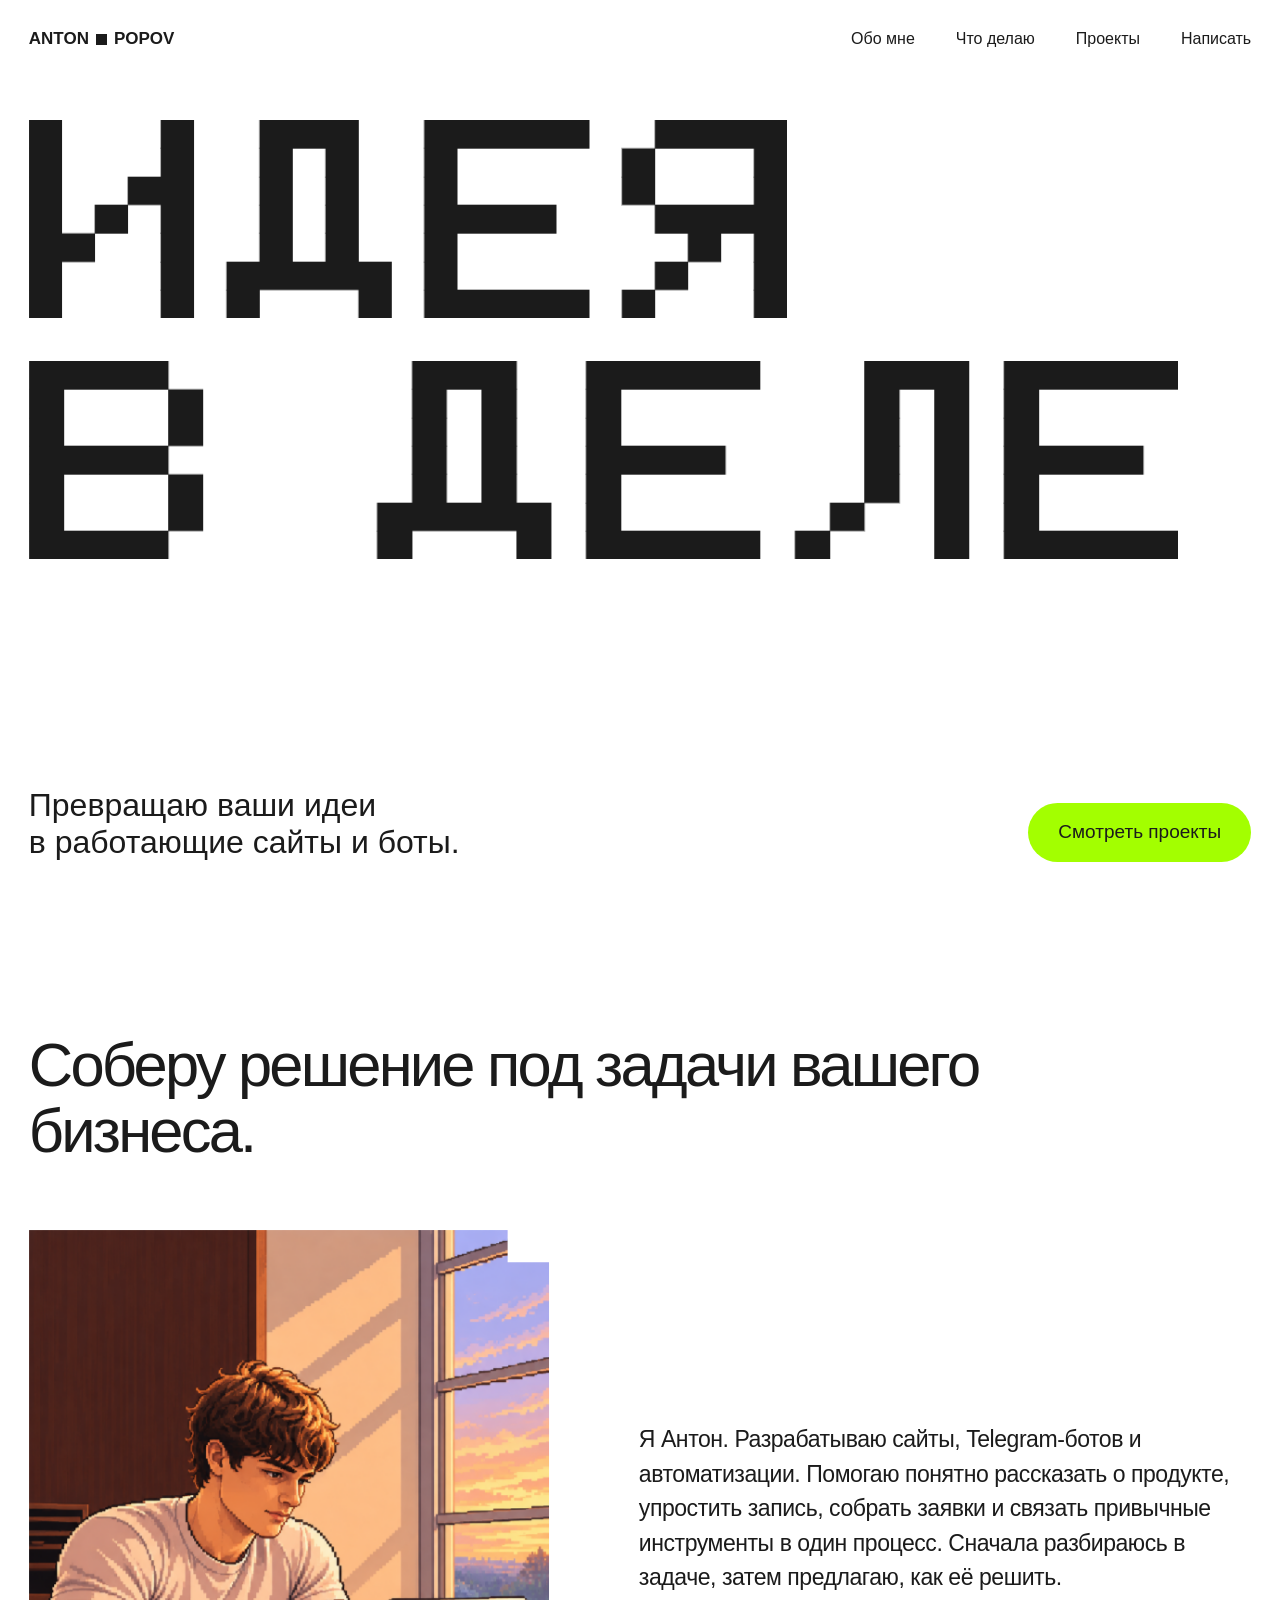
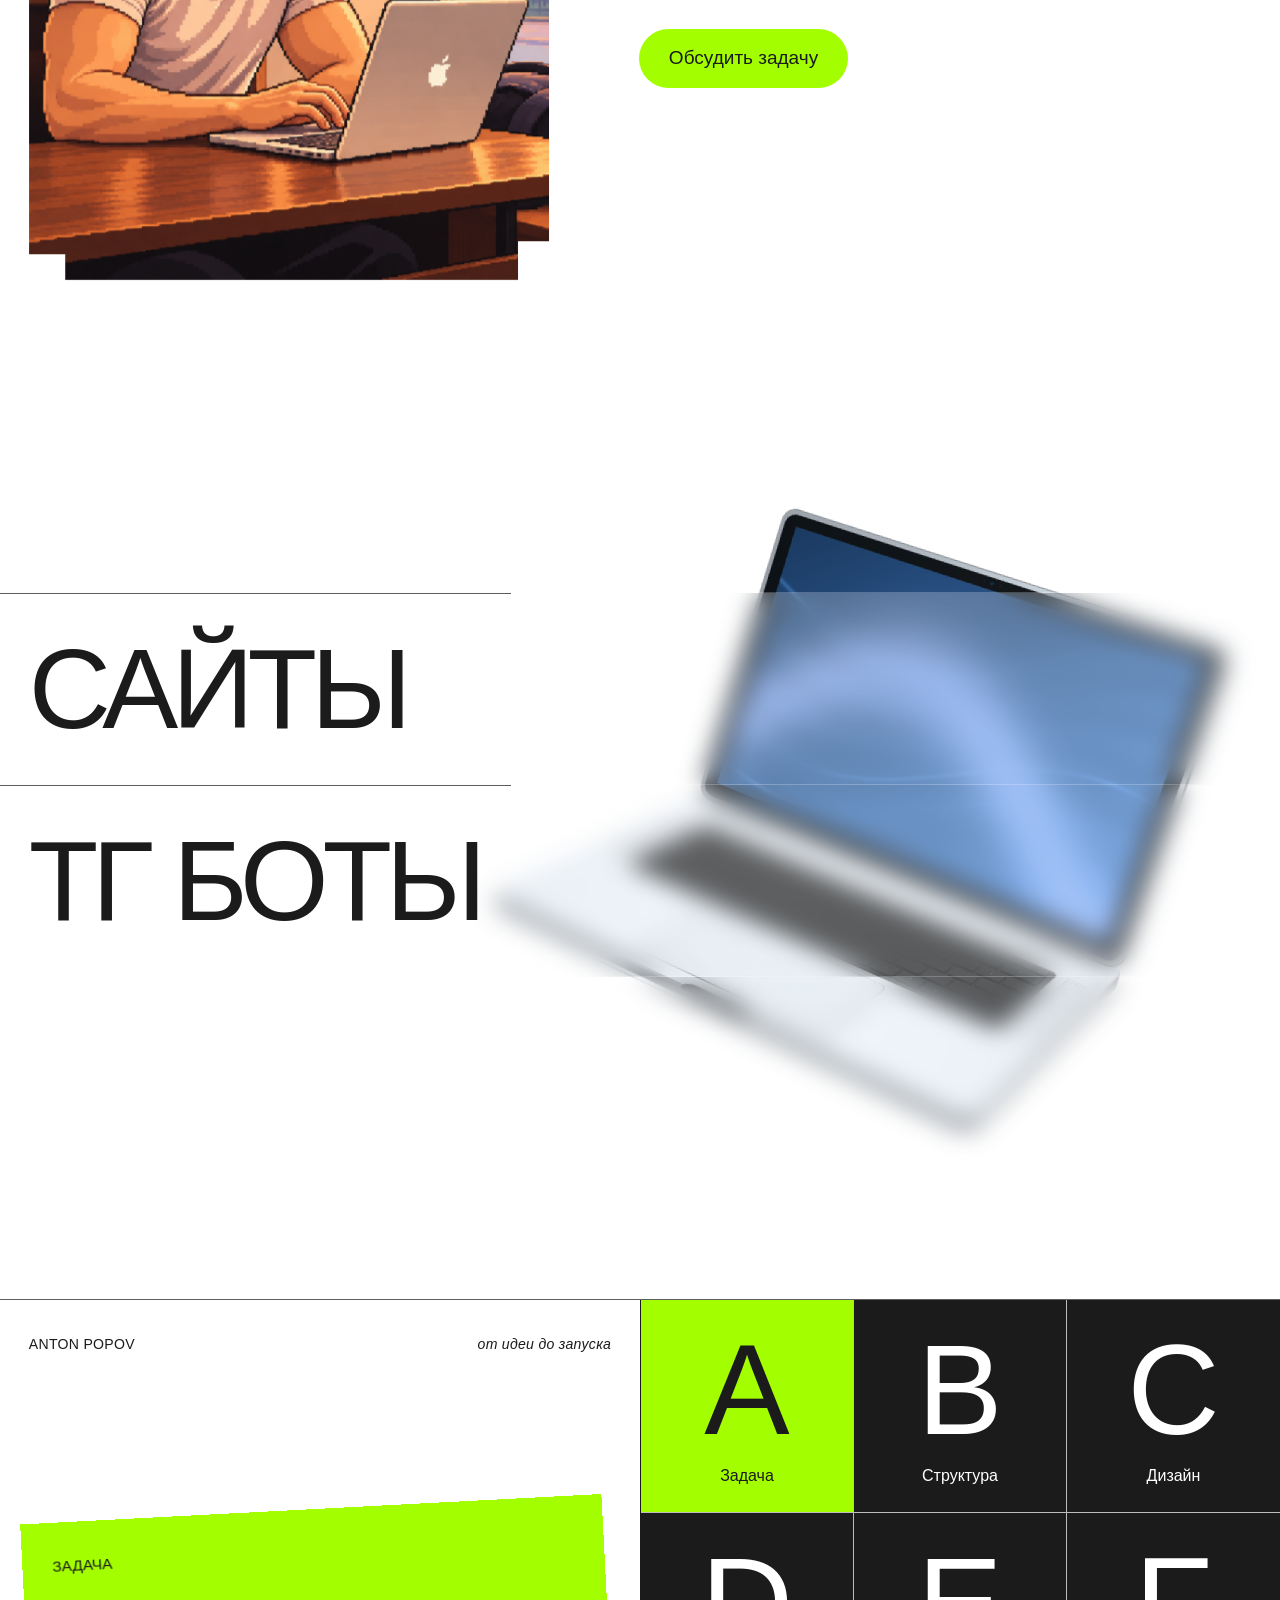
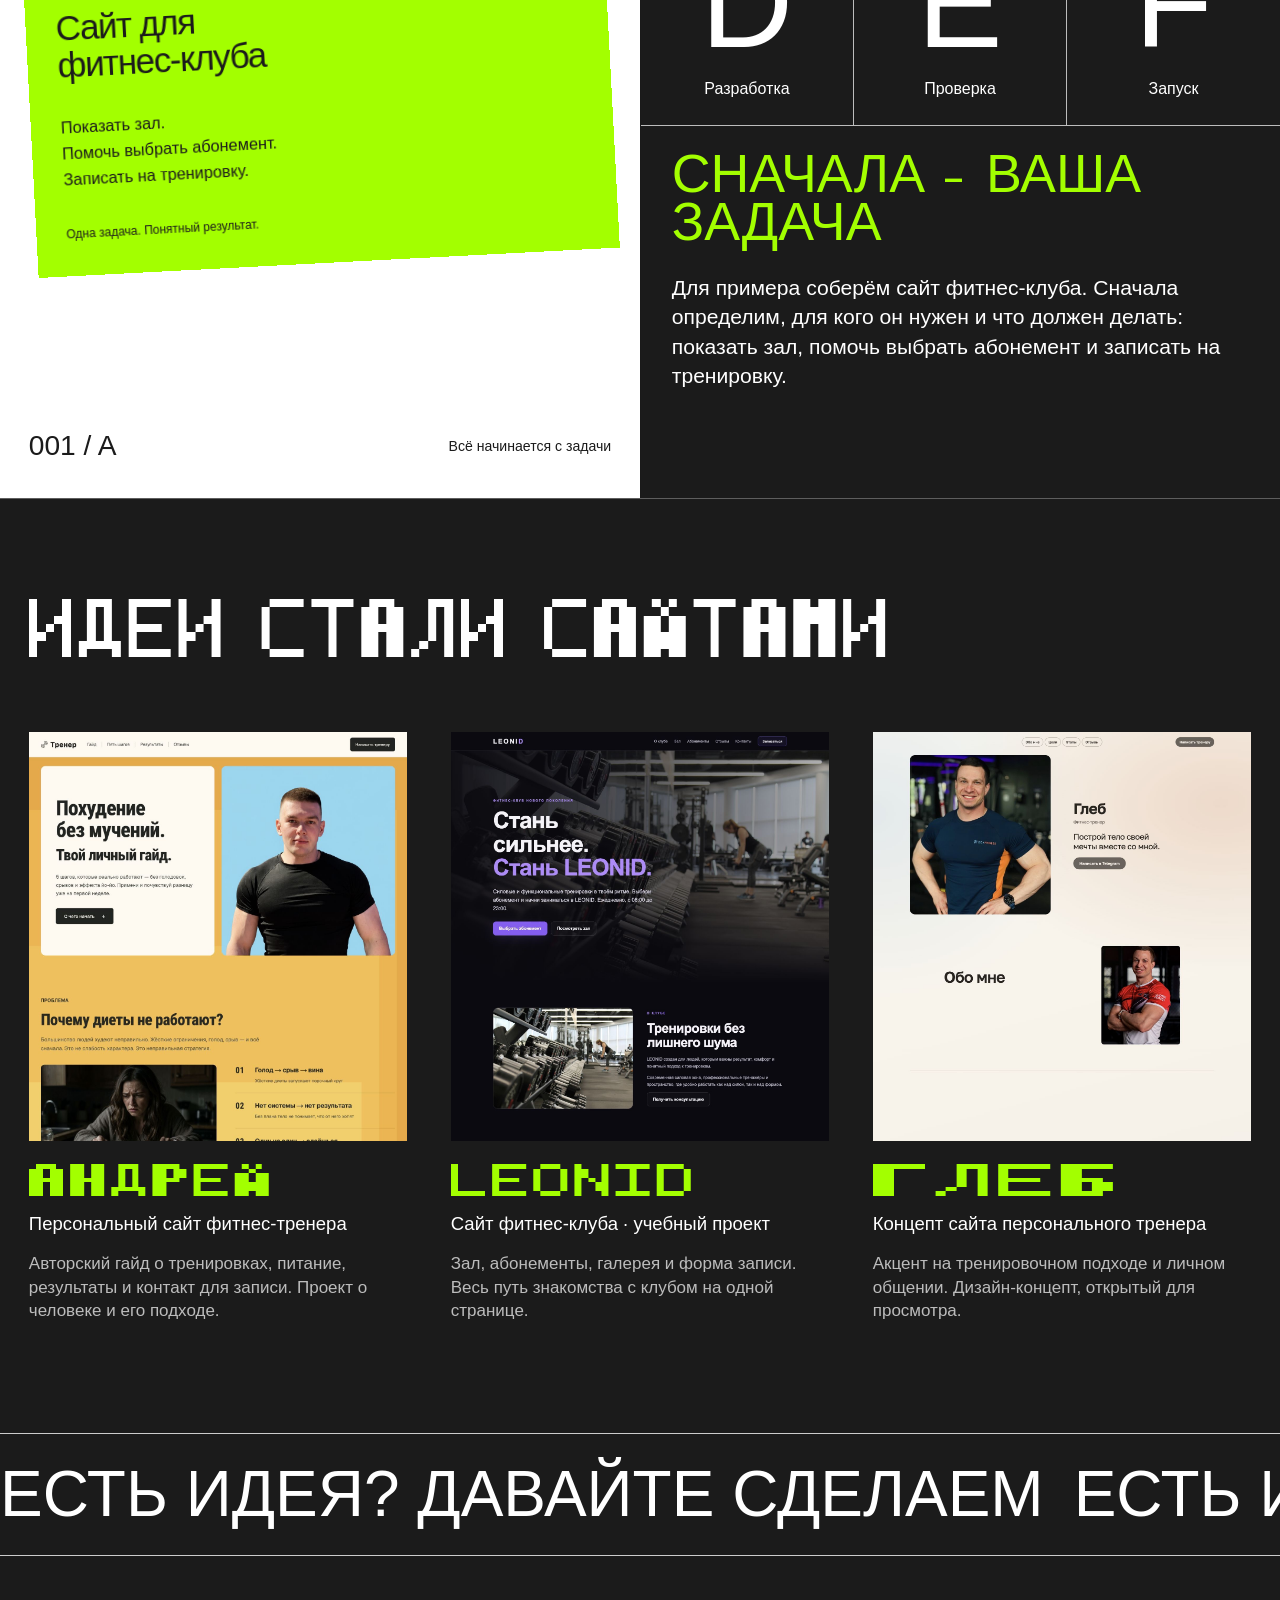
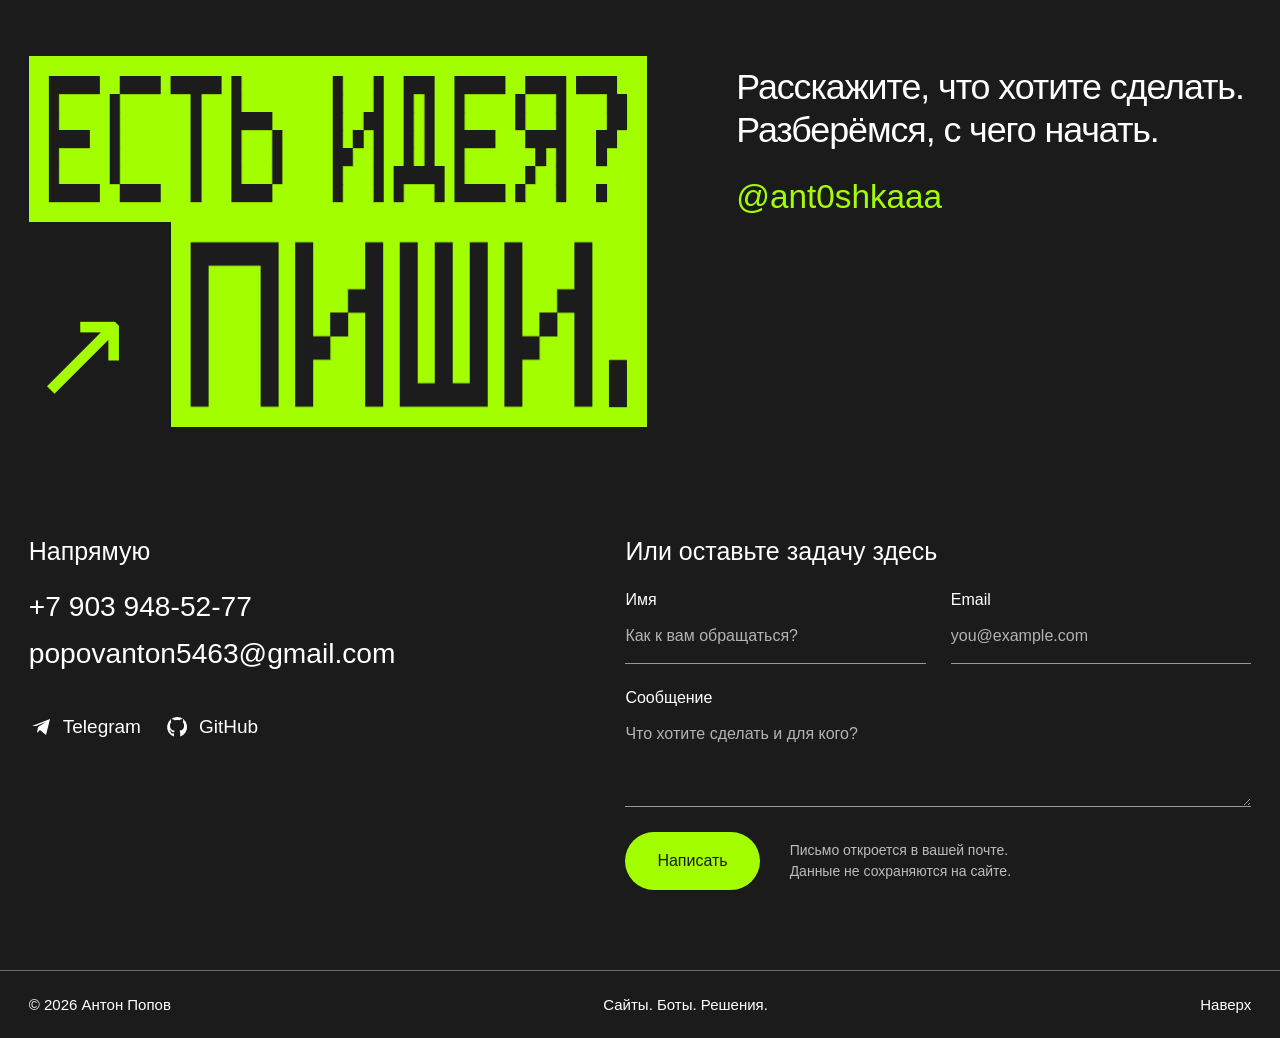
<file: index.html>
<!doctype html>
<html lang="ru">
<head>
<meta charset="utf-8"><meta name="viewport" content="width=device-width,initial-scale=1">
<meta name="theme-color" content="#a3ff00"><meta name="description" content="Антон Попов — сайты, Telegram-боты и автоматизации под задачи вашего бизнеса. От первой идеи до работающего проекта.">
<title>Антон Попов — идея в деле</title>
<link rel="icon" href="assets/favicon.svg" type="image/svg+xml"><link rel="preload" href="assets/coders-crux.woff2" as="font" type="font/woff2" crossorigin><link rel="stylesheet" href="style.css?v=20261125-build-process"><link rel="stylesheet" href="process-build.css?v=20261125-build-process"><script src="app.js?v=20261125-build-process" defer></script><script type="module" src="assets/model-viewer.min.js"></script>
</head>
<body>
<a class="skip-link" href="#about">Перейти к содержимому</a>
<header class="site-header">
<a class="wordmark" href="#home" aria-label="Антон Попов — на главную">ANTON<span class="brand-dot" aria-hidden="true"></span>POPOV</a>
<nav aria-label="Основная навигация"><a href="#about">Обо мне</a><a href="#services">Что делаю</a><a href="#work">Проекты</a><a href="#contact">Написать </a></nav>
</header>
<main>
<section class="hero" id="home" aria-labelledby="hero-title">

<h1 id="hero-title" aria-label="Идея в деле. Сайты и Telegram-боты. Антон Попов"><span class="pixel-line" data-pixel="ИДЕЯ">ИДЕЯ</span><span class="pixel-line" data-pixel="В ДЕЛЕ">В ДЕЛЕ</span></h1>

<div class="hero-bottom"><p>Превращаю ваши идеи<br>в работающие сайты и боты.</p><a class="text-link" href="#work">Смотреть проекты </a></div>
</section>
<section class="intro" id="about" aria-labelledby="intro-title">
<h2 id="intro-title" class="intro-title reveal">Соберу решение под задачи вашего бизнеса.</h2>
<div class="about-layout"><figure class="about-portrait reveal"><img src="assets/anton-pixel.png" alt="Пиксельная иллюстрация: Антон за работой над сайтом" width="1122" height="1402" loading="lazy"></figure><div class="intro-bottom"><p class="reveal">Я Антон. Разрабатываю сайты, Telegram-ботов и автоматизации. Помогаю понятно рассказать о продукте, упростить запись, собрать заявки и связать привычные инструменты в один процесс. Сначала разбираюсь в задаче, затем предлагаю, как её решить.</p><a href="https://t.me/ant0shkaaa" target="_blank" rel="noopener" class="text-link reveal">Обсудить задачу </a></div></div>
</section>
<section class="services" id="services" aria-label="Что я делаю">
<div class="foil-object macbook-object" aria-hidden="true"><model-viewer src="assets/macbook-light.glb" alt="Вращающийся MacBook" auto-rotate auto-rotate-delay="0" rotation-per-second="20deg" camera-orbit="25deg 68deg auto" field-of-view="30deg" exposure="1.2" environment-image="neutral" shadow-intensity="0" interaction-prompt="none" loading="lazy"></model-viewer></div>
<div class="service-list">
<a class="service-row" href="#contact" data-service="Сайт"><h2>САЙТЫ</h2><p>Первое впечатление, понятный продукт<br>и короткий путь до заявки.</p></a>
<a class="service-row" href="#contact" data-service="Telegram-бот"><h2>ТГ БОТЫ</h2><p>Запись, ответы и заявки.<br>Прямо там, где ваши клиенты.</p></a>
<a class="service-row" href="#contact" data-service="Автоматизация"><h2>АВТОМАТИЗАЦИИ</h2><p>Меньше ручной работы.<br>Больше времени на сам бизнес.</p></a>
</div>

</section>
<section class="process" id="process" data-step="0" aria-labelledby="process-title">
<div class="process-poster sb-left">
      <div class="sb-byline"><span>ANTON POPOV</span><span>от идеи до запуска</span></div>
      <div class="sb-stage" role="group" aria-label="Демонстрация сборки сайта по этапам">
        <div class="sb-brief"><span>ЗАДАЧА</span><h3>Сайт для<br>фитнес-клуба</h3><p>Показать зал.<br>Помочь выбрать абонемент.<br>Записать на тренировку.</p><span class="sb-note">Одна задача. Понятный результат.</span></div>
        <div class="sb-browser">
          <div class="sb-browser-top"><span>● ● ●</span><span>leonid / preview</span><span class="sb-live">ГОТОВО</span></div>
          <div class="sb-mini">
            <div class="sb-mini-nav"><b>LEONID</b><span>О клубе&nbsp; · &nbsp;Абонементы</span></div>
            <div class="sb-mini-hero"><div><span class="sb-kicker">ТВОЙ ТЕМП. ТВОИ ПРАВИЛА.</span><h3>Стань сильнее.<br>Стань <em>LEONID.</em></h3><p>Тренировки, которые становятся частью жизни.</p><span class="sb-mini-cta">Начать тренировку</span></div><div class="sb-poster"><span>Л</span><small>ДВИЖЕНИЕ<br>НАЧИНАЕТСЯ<br>С ТЕБЯ.</small></div></div>
            <div class="sb-mini-bottom"><span>Тренируйся<br><b>в своём ритме.</b></span><div class="sb-mini-lines"><i></i><i></i><i></i></div></div>
          </div>
        </div>
        <div class="sb-code"><span>&lt;section class="hero"&gt;</span><span>&nbsp;&nbsp;&lt;h1&gt;Стань сильнее.&lt;/h1&gt;</span><span>&nbsp;&nbsp;&lt;button&gt;Начать&lt;/button&gt;</span><span>&lt;/section&gt;</span></div>
        <div class="sb-checks"><span>✓ Телефон</span><span>✓ Форма заявки</span><span>✓ Скорость загрузки</span></div>
      </div>
      <div class="sb-footer"><span id="sb-counter">001 / A</span><span id="sb-caption">Всё начинается с задачи</span></div>
    </div>
<div class="process-content">
<div class="process-tabs" role="tablist" aria-label="Этапы разработки"><button class="process-tab active" id="step-0" role="tab" aria-selected="true" aria-controls="step-panel" data-step="0">A<span>Задача</span></button><button class="process-tab" id="step-1" role="tab" aria-selected="false" aria-controls="step-panel" tabindex="-1" data-step="1">B<span>Структура</span></button><button class="process-tab" id="step-2" role="tab" aria-selected="false" aria-controls="step-panel" tabindex="-1" data-step="2">C<span>Дизайн</span></button><button class="process-tab" id="step-3" role="tab" aria-selected="false" aria-controls="step-panel" tabindex="-1" data-step="3">D<span>Разработка</span></button><button class="process-tab" id="step-4" role="tab" aria-selected="false" aria-controls="step-panel" tabindex="-1" data-step="4">E<span>Проверка</span></button><button class="process-tab" id="step-5" role="tab" aria-selected="false" aria-controls="step-panel" tabindex="-1" data-step="5">F<span>Запуск</span></button></div>
<div class="process-copy" id="step-panel" role="tabpanel" aria-live="polite" aria-labelledby="step-0" tabindex="0"><h2 id="process-title">СНАЧАЛА — ВАША ЗАДАЧА</h2><p id="process-description">Что должно измениться после запуска? Обсудим ваш продукт, аудиторию и текущий процесс. Определим, нужен ли сайт, бот или связка нескольких инструментов.</p></div>
</div>
</section>
<section class="work" id="work" aria-labelledby="work-title">
<div class="work-heading"><h2 id="work-title" class="pixel-small reveal" data-pixel="ИДЕИ СТАЛИ САЙТАМИ" aria-label="Идеи стали сайтами">ИДЕИ СТАЛИ САЙТАМИ</h2></div>
<div class="project-grid">
<article class="project reveal"><a href="https://andrey-fit.netlify.app/" target="_blank" rel="noopener" class="project-visual" aria-label="Открыть сайт тренера Андрея"><img src="assets/project-andrey.jpg" alt="Главный экран сайта персонального тренера Андрея" width="900" height="1050" loading="lazy"><span class="project-open" aria-hidden="true">Смотреть сайт </span></a><div class="project-title"><h3 data-pixel="АНДРЕЙ" aria-label="Андрей">АНДРЕЙ</h3></div><p>Персональный сайт фитнес-тренера</p><p class="project-detail">Авторский гайд о тренировках, питание, результаты и контакт для записи. Проект о человеке и его подходе.</p></article>
<article class="project reveal"><a href="https://antonpop52.github.io/leonid-FIT/" target="_blank" rel="noopener" class="project-visual" aria-label="Открыть сайт фитнес-клуба LEONID"><img src="assets/project-leonid.jpg" alt="Главный экран сайта фитнес-клуба LEONID" width="900" height="1050" loading="lazy"><span class="project-open" aria-hidden="true">Смотреть сайт </span></a><div class="project-title"><h3 data-pixel="LEONID" aria-label="LEONID">LEONID</h3></div><p>Сайт фитнес-клуба · учебный проект</p><p class="project-detail">Зал, абонементы, галерея и форма записи. Весь путь знакомства с клубом на одной странице.</p></article>
<article class="project reveal"><a href="demos/gleb.html" target="_blank" rel="noopener" class="project-visual" aria-label="Открыть концепт сайта тренера Глеба"><img src="assets/project-gleb.jpg" alt="Главный экран концепта сайта тренера Глеба" width="900" height="1050" loading="lazy"><span class="project-open" aria-hidden="true">Смотреть концепт </span></a><div class="project-title"><h3 data-pixel="ГЛЕБ" aria-label="Глеб">ГЛЕБ</h3></div><p>Концепт сайта персонального тренера</p><p class="project-detail">Акцент на тренировочном подходе и личном общении. Дизайн-концепт, открытый для просмотра.</p></article>
</div>
</section>
<div class="marquee" aria-hidden="true"><div class="marquee-track"><span>ЕСТЬ ИДЕЯ? ДАВАЙТЕ СДЕЛАЕМ  </span><span>ЕСТЬ ИДЕЯ? ДАВАЙТЕ СДЕЛАЕМ  </span><span>ЕСТЬ ИДЕЯ? ДАВАЙТЕ СДЕЛАЕМ  </span><span>ЕСТЬ ИДЕЯ? ДАВАЙТЕ СДЕЛАЕМ  </span></div></div>
<section class="contact" id="contact" aria-labelledby="contact-title">
<div class="contact-top"><a class="contact-headline" href="https://t.me/ant0shkaaa" target="_blank" rel="noopener"><h2 id="contact-title" aria-label="Есть идея? Пиши."><span class="pixel-line" data-pixel="ЕСТЬ ИДЕЯ?">ЕСТЬ ИДЕЯ?</span><span class="pixel-line" data-pixel="ПИШИ.">ПИШИ.</span></h2><span class="contact-arrow" aria-hidden="true">↗</span></a><div class="contact-intro"><p>Расскажите, что хотите сделать.<br>Разберёмся, с чего начать.</p><a class="contact-handle" href="https://t.me/ant0shkaaa" target="_blank" rel="noopener">@ant0shkaaa </a></div></div>
<div class="contact-bottom"><div class="contact-details"><h3>Напрямую</h3><a href="tel:+79039485277">+7 903 948-52-77</a><a href="mailto:popovanton5463@gmail.com">popovanton5463@gmail.com</a><div class="social-links"><a href="https://t.me/ant0shkaaa" target="_blank" rel="noopener"><svg viewBox="0 0 24 24" aria-hidden="true"><path d="m3 11 18-7-4 16-6-5-3 3 1-6 8-5-10 4z"/></svg>Telegram </a><a href="https://github.com/antonpop52" target="_blank" rel="noopener"><svg viewBox="0 0 24 24" aria-hidden="true"><path d="M12 2a10 10 0 0 0-3 19.5v-3c-2.5.5-3-1-3-1-.4-1-1-1.5-1-1.5-1-.7 0-.7 0-.7 1 0 1.5 1 1.5 1 .9 1.5 2.2 1 2.7.8a2 2 0 0 1 .6-1.3C7.4 15.5 5 14.7 5 10.3c0-1.3.5-2.3 1.2-3.1-.2-.3-.5-1.5.1-3.1 0 0 1-.3 3.3 1.2A11 11 0 0 1 12 5c.8 0 1.7.1 2.5.3 2.3-1.5 3.3-1.2 3.3-1.2.6 1.6.3 2.8.1 3.1.7.8 1.2 1.8 1.2 3.1 0 4.4-2.4 5.2-4.7 5.5.6.5.8 1.2.8 2.2v3.5A10 10 0 0 0 12 2z"/></svg>GitHub </a></div></div>
<form id="contact-form" novalidate><h3>Или оставьте задачу здесь</h3><div class="form-row"><label>Имя<input id="name" name="name" autocomplete="name" required placeholder="Как к вам обращаться?" maxlength="100"></label><label>Email<input id="email" name="email" type="email" autocomplete="email" required placeholder="you@example.com" maxlength="254"></label></div><label>Сообщение<textarea id="message" name="message" required rows="3" placeholder="Что хотите сделать и для кого?" maxlength="5000"></textarea></label><div class="form-actions"><button type="submit">Написать </button><p>Письмо откроется в вашей почте.<br>Данные не сохраняются на сайте.</p></div><div id="form-status" class="form-status" role="status" aria-live="polite"></div></form></div>
</section>
</main>
<footer><span>© 2026 Антон Попов</span><span>Сайты. Боты. Решения.</span><a href="#home">Наверх </a></footer>
</body></html>
</file>
<file: style.css>
@font-face{font-family:Crux;src:url('assets/coders-crux.woff2') format('woff2');font-display:swap;font-weight:400}*{box-sizing:border-box}html{scroll-behavior:smooth;scroll-padding-top:24px}body{--ink:#1b1b1b;--paper:#fff;--acid:#a3ff00;--line:rgba(27,27,27,.7);--pad:clamp(20px,2.25vw,48px);margin:0;background:var(--paper);color:var(--ink);font-family:Arial,Helvetica,sans-serif;-webkit-font-smoothing:antialiased;overflow-x:clip}a{color:inherit;text-decoration:none}button,input,textarea{font:inherit}button{cursor:pointer}button,a,input,textarea{-webkit-tap-highlight-color:transparent}a:focus-visible,button:focus-visible,input:focus-visible,textarea:focus-visible{outline:3px solid currentColor;outline-offset:6px}button{color:inherit}h1,h2,h3,p{margin:0}img{max-width:100%;display:block}button{border:0;border-radius:0}svg{display:block}.skip-link{position:fixed;left:20px;top:-100px;background:var(--acid);padding:16px;z-index:100}.skip-link:focus{top:10px}.site-header{display:flex;align-items:center;justify-content:space-between;padding:24px var(--pad);font-size:16px;gap:24px}.wordmark{font-weight:700;display:flex;align-items:center;gap:7px;font-size:17px}.brand-dot{width:11px;height:11px;display:inline-block;background:var(--ink);transition:transform .4s}.wordmark:hover .brand-dot{transform:rotate(135deg);background:var(--acid)}nav{display:flex;gap:clamp(20px,3.2vw,64px);align-items:center}nav a{position:relative;padding:6px 0}nav a:after{content:'';position:absolute;left:0;right:0;bottom:0;height:3px;background:var(--ink);transform:scaleX(0);transform-origin:left;transition:transform .25s}nav a:hover:after,nav a:focus-visible:after{transform:scaleX(1)}.hero{padding:14px var(--pad) 40px;min-height:calc(100svh - 76px);position:relative;display:flex;flex-direction:column}.hero-meta{display:flex;justify-content:space-between;gap:20px;font-size:15px;margin-bottom:28px}.hero h1{width:100%;position:relative;z-index:1;font-size:clamp(82px,20vw,340px);line-height:1}.pixel-line{display:block;line-height:1;position:relative}.pixel-line svg{width:100%;height:100%;overflow:visible}.hero .pixel-line{height:clamp(170px,20.4vw,360px);width:100%;margin-bottom:clamp(30px,4.8vw,90px)}.hero .pixel-line:first-child{width:67%}.pixel-letter{transform-box:fill-box;transform-origin:center;animation:pixelIn .85s cubic-bezier(.16,1,.3,1) both;animation-delay:calc(var(--i)*65ms)}.hero-sculpture{position:absolute;right:2vw;top:10%;width:36%;height:38%;pointer-events:none;z-index:2;transform:rotate(-25deg);animation:sculptureIn 1.4s .3s both}.alpha-video{position:relative;isolation:isolate}.alpha-video img,.alpha-video canvas{position:absolute;inset:0;width:100%;height:100%;object-fit:contain}.alpha-video img{opacity:1;transition:opacity .3s}.alpha-video.playing img{opacity:0}.alpha-video video{position:absolute;width:1px;height:1px;opacity:0;pointer-events:none}.alpha-video canvas{pointer-events:none}.hero-sculpture .alpha-video{width:100%;height:100%}.hero-bottom{margin-top:auto;display:flex;justify-content:space-between;align-items:flex-end;gap:30px;font-size:20px;padding-top:10px}.hero-bottom p{font-size:clamp(20px,2.5vw,36px);line-height:1.18}.text-link{display:inline-flex;gap:28px;font-size:20px;align-items:center;padding-bottom:4px}.text-link span{transition:transform .3s}.text-link:hover span{transform:translate(5px,5px)}.scroll-hint{font-family:Crux,Arial,sans-serif;font-size:36px;animation:scrollNudge 2s ease-in-out infinite}.intro{padding:130px var(--pad) 95px}.intro-title{font-size:clamp(40px,5.35vw,88px);font-weight:400;line-height:1.08;max-width:1260px;letter-spacing:-.045em}.intro-bottom{display:flex;align-items:flex-end;justify-content:space-between;gap:8vw;margin-top:60px}.intro-bottom p{max-width:730px;font-size:clamp(18px,1.9vw,26px);line-height:1.4;letter-spacing:-.02em}.intro-bottom a{flex-shrink:0}.services{position:relative;padding-top:20vw}.foil-object{position:absolute;left:39%;top:0;width:59%;height:100%;max-height:900px;transform:rotate(-8deg);pointer-events:none;will-change:transform}.service-list{position:relative;z-index:2}.service-row{display:grid;grid-template-columns:minmax(0,1fr) 29% 40px;align-items:center;gap:25px;padding:24px var(--pad);min-height:clamp(140px,15vw,240px);border-top:1px solid var(--line);position:relative;overflow:hidden;background:rgba(255,255,255,.23);backdrop-filter:blur(20px);-webkit-backdrop-filter:blur(20px);transition:background .35s,color .35s}.service-row:last-child{border-bottom:1px solid var(--line)}.service-row h2{font-size:clamp(64px,9vw,155px);font-weight:400;letter-spacing:-.055em;line-height:1;position:relative;transform:translateX(0);transition:transform .5s cubic-bezier(.2,.8,.2,1)}.service-row:last-child h2{font-size:clamp(45px,6.4vw,110px)}.service-row p{font-size:clamp(17px,1.4vw,23px);line-height:1.5;opacity:0;transform:translateY(16px);transition:opacity .3s,transform .4s}.service-arrow{font-size:34px;opacity:0;transform:translate(-12px,12px);transition:opacity .3s,transform .4s}.service-row:hover,.service-row:focus-visible,.service-row.active{background:var(--acid);backdrop-filter:none}.service-row:hover p,.service-row:focus-visible p,.service-row.active p,.service-row:hover .service-arrow,.service-row:focus-visible .service-arrow,.service-row.active .service-arrow{opacity:1;transform:translate(0)}.service-row:hover h2{transform:translateX(12px)}.service-note{display:flex;justify-content:space-between;font-size:15px;padding:22px var(--pad) 0}.process{display:grid;grid-template-columns:1fr 1fr;margin-top:130px;border-top:1px solid var(--line);border-bottom:1px solid var(--line);min-height:800px}.process-poster{padding:36px var(--pad);display:flex;flex-direction:column;overflow:hidden}.poster-top,.poster-bottom{display:flex;justify-content:space-between;align-items:center;font-size:18px;gap:20px}.poster-top{padding-bottom:28px}.poster-top span:last-child{font-style:italic}.letter-stage{position:relative;width:100%;aspect-ratio:1;max-height:650px;margin:auto}.stage-art{position:absolute;inset:0;opacity:0;transition:opacity .6s,transform .8s cubic-bezier(.2,.8,.2,1);transform:scale(.94);visibility:hidden;pointer-events:none}.stage-art.active{opacity:1;visibility:visible;transform:scale(1)}.stage-bg{width:100%;height:100%;object-fit:contain}.stage-art .alpha-video{position:absolute;inset:0}.stage-art:has(.playing)>.stage-bg{opacity:0}.registration{position:absolute;top:16%;font-size:36px;z-index:3}.reg-left{left:-12px}.reg-right{right:-12px}.stage-number{position:absolute;left:0;bottom:7%;font-size:20px;z-index:3}.poster-bottom{padding-top:25px}.like-button{background:transparent;padding:8px;font-size:38px;line-height:1;transition:transform .25s}.like-button:hover{transform:scale(1.2)}.like-button[aria-pressed=true]{color:#1b1b1b;transform:scale(1.12)}.process-content{background:var(--ink);color:var(--paper);border-left:1px solid var(--line);display:flex;flex-direction:column}.process-tabs{display:grid;grid-template-columns:repeat(3,1fr)}.process-tab{position:relative;aspect-ratio:1;background:transparent;color:var(--paper);border-right:1px solid #bdbdbd;border-bottom:1px solid #bdbdbd;font-size:clamp(80px,10vw,175px);font-weight:400;transition:color .25s,background .25s;line-height:1}.process-tab:nth-child(3n){border-right:0}.process-tab span{display:block;font-size:16px;margin-top:12px;line-height:1.2}.process-tab.active{background:var(--paper);color:var(--ink)}.process-tab:hover:not(.active){background:var(--acid);color:var(--ink)}.process-copy{padding:34px clamp(25px,2.4vw,45px) 40px;min-height:295px;flex:1}.process-copy h2{font-family:Crux,Arial,sans-serif;color:var(--acid);font-size:clamp(35px,4.2vw,66px);font-weight:400;line-height:.9;margin-bottom:16px}.process-copy p{font-size:clamp(18px,1.65vw,26px);line-height:1.4;max-width:650px}.process-instruction{display:block;margin-top:30px;font-size:15px;color:#bdbdbd}.work{background:var(--ink);color:var(--paper);padding:100px var(--pad) 110px}.work-heading{display:flex;align-items:flex-end;justify-content:space-between;gap:20px;margin-bottom:85px}.pixel-small{font-family:Crux,Arial,sans-serif;font-size:clamp(48px,6vw,110px);line-height:.9;font-weight:400;max-width:75%}.work-heading>span{font-size:16px;flex-shrink:0;padding-bottom:10px}.project-grid{display:grid;grid-template-columns:repeat(3,minmax(0,1fr));gap:3.4vw}.project{position:relative;min-width:0}.project-visual{display:block;overflow:hidden;position:relative;aspect-ratio:1/1.08;background:#333}.project-visual img{width:100%;height:100%;object-fit:cover;object-position:top center;transition:transform .85s cubic-bezier(.2,.8,.2,1),filter .5s}.project-visual:hover img{transform:scale(1.04)}.project-open{position:absolute;inset:auto 16px 16px;background:var(--acid);color:var(--ink);padding:14px 20px;display:flex;justify-content:space-between;transform:translateY(80px);transition:transform .35s;font-size:18px}.project-visual:hover .project-open,.project-visual:focus-visible .project-open{transform:translateY(0)}.project-title{display:flex;align-items:center;justify-content:space-between;gap:10px;margin-top:23px;color:var(--acid)}.project-title h3{font-family:Crux,Arial,sans-serif;font-size:clamp(42px,3.3vw,60px);font-weight:400;line-height:.8}.project-title>span{font-size:27px;color:var(--paper)}.project>p{font-size:clamp(17px,1.45vw,23px);line-height:1.3;margin-top:16px}.project .project-detail{font-size:17px;line-height:1.4;color:#bcbcbc;max-width:390px}.project-ornament{position:absolute;pointer-events:none;width:65%;height:30%;left:12%;top:20%;z-index:2}.project-ornament.crown{top:-12%;left:20%;height:35%}.project-ornament.horns{top:-8%;left:36%;height:30%}.project-tail{position:absolute;top:15%;left:-28%;width:65%;height:60%;pointer-events:none;z-index:2}.marquee{background:var(--ink);color:var(--paper);overflow:hidden;border-top:1px solid #ccc;border-bottom:1px solid #ccc;font-size:clamp(40px,5vw,90px);white-space:nowrap;padding:25px 0;line-height:1.1}.marquee-track{display:flex;width:max-content;animation:marquee 35s linear infinite}.marquee-track span{padding-right:30px}.marquee:hover .marquee-track{animation-play-state:paused}.contact{background:var(--ink);color:var(--paper);padding:100px var(--pad) 60px}.contact-top{display:grid;grid-template-columns:1.2fr 1fr;gap:7vw;position:relative;margin-bottom:110px}.contact-headline{display:block;position:relative;color:var(--ink)}.contact h2{font-size:clamp(80px,10vw,200px);font-weight:400;line-height:.9}.contact h2 .pixel-line{background:var(--acid);padding:20px;width:100%;height:clamp(130px,13vw,250px);transition:background .3s}.contact h2 .pixel-line:last-child{width:77%;margin-left:23%;height:clamp(130px,16vw,280px)}.contact-headline:hover .pixel-letter{animation:pixelWiggle .4s ease-in-out both;animation-delay:calc(var(--i)*35ms)}.contact-arrow{position:absolute;bottom:0;left:0;font-size:clamp(85px,10vw,160px);color:var(--acid);transition:transform .5s}.contact-headline:hover .contact-arrow{transform:translate(12px,-12px)}.contact-intro{padding-top:10px;display:flex;flex-direction:column;position:relative}.contact-intro p{font-size:clamp(24px,2.8vw,42px);line-height:1.22;letter-spacing:-.03em}.contact-handle{font-size:clamp(22px,2.6vw,38px);margin-top:25px;color:var(--acid);position:relative;z-index:2}.contact-sculpture{height:190px;width:100%;margin-top:24px;transform:rotate(-15deg);filter:invert(1)}.contact-bottom{display:grid;grid-template-columns:1fr 1.3fr;gap:9vw}.contact h3{font-size:25px;font-weight:400;margin-bottom:25px}.contact-details>a{display:block;font-size:clamp(20px,2.2vw,32px);margin-bottom:15px;overflow-wrap:anywhere}.social-links{display:flex;gap:24px;margin-top:45px;flex-wrap:wrap}.social-links a{display:flex;align-items:center;gap:10px;font-size:19px}.social-links svg{width:24px;height:24px;fill:currentColor}.social-links a:hover{color:var(--acid)}.form-row{display:grid;grid-template-columns:1fr 1fr;gap:25px}label{display:block;font-size:16px}input,textarea{display:block;width:100%;padding:16px 0;border:0;border-bottom:1px solid #999;background:transparent;color:var(--paper);border-radius:0;outline-offset:4px;margin-bottom:25px;resize:vertical;line-height:1.4;min-height:52px}input::placeholder,textarea::placeholder{color:#b3b3b3}input[aria-invalid=true],textarea[aria-invalid=true]{border-color:var(--acid);outline:2px solid var(--acid)}.form-actions{display:flex;align-items:center;gap:30px}.form-actions button{background:var(--acid);color:var(--ink);padding:19px 25px;min-height:58px;transition:transform .25s,background .25s;flex-shrink:0}.form-actions button:hover{transform:translateY(-4px);background:#fff}.form-actions p{font-size:14px;color:#bcbcbc;line-height:1.5}.form-status{font-size:16px;line-height:1.5;margin-top:20px}.form-status a{display:inline-block;color:var(--acid);text-decoration:underline;margin-left:8px}footer{display:flex;justify-content:space-between;align-items:center;gap:25px;padding:25px var(--pad);background:var(--ink);color:var(--paper);font-size:15px;border-top:1px solid #6a6a6a}footer button{background:transparent;color:inherit;font-size:15px;padding:6px}footer a:hover,footer button:hover{color:var(--acid)}.reveal{transition:transform .85s cubic-bezier(.16,1,.3,1),opacity .7s}.js .reveal:not(.visible){transform:translateY(35px);opacity:0}.js .project.reveal:nth-child(2){transition-delay:.08s}.js .project.reveal:nth-child(3){transition-delay:.16s}.motion-paused *{animation-play-state:paused!important}.motion-paused .reveal{transition:none!important;opacity:1!important;transform:none!important}@keyframes pixelIn{from{opacity:0;transform:translateY(65px) rotateX(-60deg)}to{opacity:1;transform:none}}@keyframes sculptureIn{from{opacity:0;transform:translate(90px,-50px) rotate(35deg)}to{opacity:1;transform:rotate(-25deg)}}@keyframes pixelWiggle{50%{transform:translateY(-8px)}}@keyframes scrollNudge{50%{transform:translateY(7px)}}@keyframes marquee{to{transform:translateX(-50%)}}
@media(min-width:1800px){.hero{min-height:1000px}.hero .pixel-line{height:320px}.process{min-height:1000px}}
@media(max-width:1000px){.hero-meta{font-size:13px}.hero .pixel-line{height:22vw;margin-bottom:5vw}.hero{min-height:78svh}.intro{padding-top:90px}.intro-bottom{gap:40px}.service-row{grid-template-columns:1fr 31% 25px;gap:15px}.service-row h2{font-size:9vw}.service-row p{font-size:16px;opacity:1;transform:none}.service-arrow{opacity:1;transform:none;font-size:24px}.service-row:last-child h2{font-size:6.3vw}.process{margin-top:95px;min-height:auto}.process-poster{padding:25px 20px}.poster-top,.poster-bottom{font-size:15px}.process-copy{padding:30px 20px}.process-tab span{font-size:14px}.work{padding-top:80px}.work-heading{margin-bottom:60px}.work-heading>span{font-size:14px}.project-grid{gap:22px}.project-visual{aspect-ratio:.7}.project .project-detail{font-size:15px}.contact-bottom{gap:40px}.form-actions{align-items:flex-start;flex-direction:column;gap:15px}.contact-top{margin-bottom:80px}.service-note{font-size:13px}}
@media(max-width:640px){.site-header{padding-top:19px;padding-bottom:20px;align-items:flex-start;gap:10px}.wordmark{font-size:14px;gap:4px}.brand-dot{width:8px;height:8px}nav{gap:8px 18px;flex-wrap:wrap;justify-content:flex-end;max-width:205px;font-size:13px}nav a{padding:1px 0 7px}.hero{padding-top:16px;min-height:700px;min-height:85svh;padding-bottom:28px}.hero-meta{font-size:12px;line-height:1.4;margin-bottom:35px}.hero-meta span:first-child{max-width:55%}.hero-meta span:last-child{max-width:36%;text-align:right}.hero .pixel-line{height:23vw;margin-bottom:9vw}.hero .pixel-line:first-child{width:76%;height:26vw}.hero h1{margin-top:55px}.hero-sculpture{top:5%;right:-7%;width:62%;height:30%}.hero-bottom{display:grid;grid-template-columns:1fr auto;row-gap:25px;padding-top:15px}.hero-bottom p{font-size:22px;grid-column:1/-1;max-width:300px}.hero-bottom .text-link{font-size:17px}.scroll-hint{font-size:30px}.intro{padding-top:65px;padding-bottom:65px}.intro-title{font-size:40px;letter-spacing:-.045em;line-height:1.08}.intro-bottom{display:block;margin-top:32px}.intro-bottom p{font-size:18px;line-height:1.45}.intro-bottom a{margin-top:28px;font-size:18px}.services{padding-top:43vw}.foil-object{top:-20px;left:20%;width:90%;height:450px}.service-row{min-height:184px;grid-template-columns:1fr 30px;gap:16px;padding-top:24px;padding-bottom:24px;align-items:start}.service-row h2{font-size:16vw;grid-column:1}.service-row:last-child h2{font-size:10vw;letter-spacing:-.045em}.service-row p{font-size:16px;grid-column:1;grid-row:2;line-height:1.4}.service-arrow{grid-column:2;grid-row:1;font-size:29px}.service-note{display:block;font-size:13px;line-height:1.6}.service-note span{display:block}.process{grid-template-columns:1fr;margin-top:70px}.process-poster{padding:24px 20px 30px}.poster-top{font-size:14px;padding-bottom:20px}.letter-stage{max-height:460px}.poster-bottom{font-size:16px;padding-top:20px}.process-content{border-left:0}.process-tab{aspect-ratio:1;font-size:90px}.process-tab span{font-size:14px;margin-top:8px}.process-copy{min-height:280px;padding:32px 20px}.process-copy h2{font-size:43px;line-height:1}.process-copy p{font-size:19px}.work{padding:65px 20px 75px}.work-heading{display:block;margin-bottom:60px}.pixel-small{max-width:100%;font-size:53px;line-height:.86}.work-heading>span{display:block;margin-top:22px;font-size:14px}.project-grid{grid-template-columns:1fr;gap:75px}.project-visual{aspect-ratio:.95}.project-open{transform:none;bottom:12px;left:12px;right:12px;font-size:16px;padding:12px 16px}.project-title{margin-top:20px}.project-title h3{font-size:52px}.project>p{font-size:19px;margin-top:12px}.project .project-detail{font-size:16px;max-width:none}.project-ornament{top:23%;height:30%}.project-ornament.crown{top:-8%;height:30%}.project-ornament.horns{top:-6%}.project-tail{left:55%;top:13%;height:48%}.marquee{font-size:37px;padding:22px 0}.contact{padding:65px 20px 40px}.contact-top{grid-template-columns:1fr;gap:40px;margin-bottom:60px}.contact h2 .pixel-line{padding:14px;height:26vw}.contact h2 .pixel-line:last-child{height:30vw}.contact-arrow{font-size:80px}.contact-intro p{font-size:27px}.contact-handle{font-size:27px;margin-top:20px}.contact-sculpture{height:110px;position:absolute;right:-30px;bottom:-38px;width:53%;margin:0;opacity:.75}.contact-bottom{grid-template-columns:1fr;gap:55px}.contact h3{font-size:23px;margin-bottom:25px}.contact-details>a{font-size:22px}.social-links{margin-top:25px}.social-links a{font-size:17px}.form-row{grid-template-columns:1fr;gap:0}.form-actions{flex-direction:row;gap:17px}.form-actions button{font-size:16px;padding:17px 18px;flex-shrink:1}.form-actions p{font-size:12px;max-width:140px}footer{flex-wrap:wrap;font-size:13px;gap:20px}footer>span:nth-child(2){display:none}footer button{font-size:13px}.pixel-letter{animation-duration:.7s}section{scroll-margin-top:18px}}
@media(prefers-reduced-motion:reduce){html{scroll-behavior:auto}*,*:before,*:after{animation:none!important;transition:none!important}.js .reveal:not(.visible){opacity:1;transform:none}.alpha-video canvas{display:none}.alpha-video img{opacity:1!important}.project-open{transform:none}}
/* The reference's DESIGN/WRAP video titles are rebuilt in Cyrillic as live vectors. */
.hero{overflow:clip}.hero .pixel-line{height:clamp(145px,17.5vw,315px);margin-bottom:3vw}.hero-stamp{position:absolute;right:var(--pad);top:20%;font-family:Crux,Arial,sans-serif;font-size:clamp(45px,6vw,100px);line-height:.72;text-align:right;transform:rotate(-12deg);animation:stampFloat 5s ease-in-out infinite}.pixel-line svg{overflow:hidden}.pixel-letter{animation-name:pixelInSafe}.contact-headline:hover .pixel-letter{animation-name:pixelWiggleSafe}.pixel-line rect{stroke:currentColor;stroke-width:.012}.contact-sculpture svg{width:100%;height:100%;animation:arrowWave 3.5s ease-in-out infinite}.contact-sculpture{filter:none;color:var(--acid)}@keyframes pixelInSafe{from{opacity:0;transform:translateY(1.7px) scaleY(.5)}to{opacity:1;transform:none}}@keyframes pixelWiggleSafe{50%{transform:translateY(-.2px) skewY(6deg)}}@keyframes stampFloat{50%{transform:translateY(-12px) rotate(3deg)}}@keyframes arrowWave{50%{transform:translate(14px,-8px) skewX(-8deg)}}
@media(max-width:640px){.hero .pixel-line{height:23vw;margin-bottom:9vw}.hero .pixel-line:first-child{height:26vw}.hero-stamp{top:17%;right:20px;font-size:36px}}
.pixel-small[data-pixel]{width:70%;line-height:0}.pixel-small[data-pixel] svg{width:100%;height:auto;overflow:visible}.project-title h3[data-pixel]{width:70%;height:32px}.project-title h3[data-pixel] svg{width:100%;height:100%;max-width:240px;overflow:visible}.stage-bg{object-fit:cover}.stage-art:has(.playing)>.stage-bg{opacity:1}.letter-stage{aspect-ratio:.92;max-height:690px}.stage-art>.alpha-video{inset:8% -3%}.stage-art>.stage-bg{border-radius:9px}.process-tabs .process-tab:focus-visible{outline-offset:-6px}.contact h2 .pixel-line svg{overflow:visible}@media(max-width:640px){.pixel-small[data-pixel]{width:100%;max-width:100%;line-height:1}.project-title h3[data-pixel]{height:35px;width:65%}.letter-stage{aspect-ratio:.95;max-height:500px}}
.like-button svg{width:32px;height:32px;fill:none;stroke:currentColor;stroke-width:1.7}.like-button[aria-pressed=true] svg{fill:currentColor}
@media(max-width:640px){.work,.contact{overflow:clip}.service-row{grid-template-columns:minmax(0,1fr) 30px}.service-row:last-child h2{font-size:9.3vw}.contact-sculpture{right:0}.project-tail{left:40%;width:60%}.project-title h3[data-pixel]{max-width:240px}}
.services{overflow:clip}
html:has(body.motion-paused){scroll-behavior:auto}
.contact{overflow:clip}
/* Portrait and quieter typography, with the original white / acid palette. */
.hero h1{margin-top:28px}.hero .pixel-line{height:clamp(130px,15.5vw,280px);margin-bottom:3.3vw;width:94%}.hero .pixel-line:first-child{width:62%}.intro-title{font-size:clamp(38px,4.8vw,78px);max-width:1120px}.text-link{border-radius:999px;background:var(--acid);padding:18px 30px;font-size:19px;line-height:1.2;transition:background .25s,color .25s,transform .25s;align-self:flex-start}.text-link:hover{background:var(--ink);color:var(--paper);transform:translateY(-3px)}.hero-bottom .text-link{align-self:flex-end}.about-layout{display:grid;grid-template-columns:minmax(0,.85fr) minmax(0,1fr);gap:7vw;margin-top:65px;align-items:center}.about-portrait{margin:0;max-width:560px;background:var(--paper);clip-path:polygon(0 0,92% 0,92% 5%,100% 5%,100% 94%,94% 94%,94% 100%,7% 100%,7% 96%,0 96%)}.about-portrait img{width:100%;height:auto;aspect-ratio:4/5;object-fit:cover}.intro-bottom{display:flex;flex-direction:column;align-items:flex-start;gap:34px;margin-top:0}.intro-bottom p{font-size:clamp(19px,1.8vw,25px);line-height:1.5;max-width:650px}.intro-bottom a{margin-top:0}.service-row{grid-template-columns:minmax(0,1fr) 30%}.macbook-object{left:35%;top:-90px;width:65%;height:calc(100% + 100px);max-height:1050px;z-index:1}.macbook-object model-viewer{display:block;width:100%;height:100%;background:transparent;--progress-bar-color:transparent;pointer-events:none}.services{padding-top:17vw}.service-row h2{font-size:clamp(65px,8.9vw,160px)}.service-row:last-child h2{font-size:clamp(45px,6.6vw,120px)}.contact-arrow{display:block}.form-actions button{border-radius:999px;padding-left:32px;padding-right:32px}.work-heading{margin-bottom:75px}
@media(max-width:1000px){.about-layout{gap:5vw}.intro-bottom{gap:24px}.intro-bottom p{font-size:20px}.text-link{font-size:18px;padding:17px 25px}.macbook-object{left:30%;width:75%}.service-row h2{font-size:8.8vw}.service-row:last-child h2{font-size:6.2vw}}
@media(max-width:640px){.hero h1{margin-top:52px}.hero .pixel-line{height:21vw;width:100%;margin-bottom:8vw}.hero .pixel-line:first-child{width:72%;height:24vw}.hero{min-height:75svh}.hero-bottom{grid-template-columns:1fr}.hero-bottom .text-link{justify-self:start;font-size:17px}.intro-title{font-size:37px}.about-layout{grid-template-columns:1fr;gap:32px;margin-top:36px}.about-portrait{width:86%;max-width:420px}.intro-bottom{gap:25px}.intro-bottom p{font-size:18px}.intro-bottom a{margin-top:0}.service-row{grid-template-columns:minmax(0,1fr)}.service-row h2{font-size:15vw}.service-row:last-child h2{font-size:9.2vw}.service-row p{grid-column:1}.services{padding-top:55vw}.macbook-object{left:2%;top:-20px;width:100%;height:440px}.contact-arrow{font-size:80px}.work-heading{margin-bottom:60px}}
.hero-macbook{position:absolute;right:-2%;top:0;width:51%;height:85%;z-index:2;pointer-events:none}.hero-macbook model-viewer{display:block;width:100%;height:100%;background:transparent;--progress-bar-color:transparent;pointer-events:none}.hero-bottom{position:relative;z-index:3}.service-row{backdrop-filter:blur(12px);-webkit-backdrop-filter:blur(12px)}
@media(max-width:640px){.hero-macbook{right:-14%;top:1%;width:66%;height:52%;opacity:.97}.hero h1{z-index:1}.hero-bottom{padding-top:30px}.service-row{backdrop-filter:blur(9px);-webkit-backdrop-filter:blur(9px)}}
.ribbon-canvas{position:absolute;inset:0;width:100%;height:100%;pointer-events:none}.ribbon-ready>svg{opacity:0}@media(prefers-reduced-motion:reduce){.ribbon-canvas{display:none}.ribbon-ready>svg{opacity:1}}
@media(max-width:640px){.hero-macbook{right:0;width:60%}}

.hero .ribbon-ready>svg{opacity:1}.hero .ribbon-ready>.ribbon-canvas{visibility:hidden}.hero .ribbon-active>svg{opacity:0}.hero .ribbon-active>.ribbon-canvas{visibility:visible}

.hero-macbook{right:5%;top:-8%}@media(max-width:640px){.hero-macbook{right:5%;top:-5%}}

/* Place the laptop in the open upper-right field. */
.hero-macbook{right:-2%;top:-16%;width:43%;height:65%}
@media(max-width:640px){.hero-macbook{right:0;top:-4%;width:57%;height:45%}}

.hero-macbook{top:-8%;width:40%;height:60%}@media(max-width:640px){.hero-macbook{top:-4%;width:57%;height:45%}}
</file>
<file: process-build.css>
#process{--sb-paper:var(--paper);--sb-ink:var(--ink);--sb-lime:var(--acid);--sb-gray:#e8e8e8;--sb-sub:#bcbcbc}
#process *{box-sizing:border-box}
#process h3,#process p{margin:0}
#process .sb-left{padding:22px 18px 20px;min-width:0;display:flex;flex-direction:column}
#process .sb-byline{display:flex;justify-content:space-between;gap:12px;font-size:10px;letter-spacing:.02em}
#process .sb-byline span:last-child{font-style:italic}
#process .sb-stage{position:relative;display:flex;align-items:center;justify-content:center;min-height:350px;perspective:1000px}
#process .sb-browser{width:100%;background:var(--sb-paper);border:1px solid var(--sb-ink);transform:rotate(-3deg);transition:width .65s,transform .65s,opacity .35s;overflow:hidden}
#process .sb-browser-top{display:flex;justify-content:space-between;gap:8px;padding:9px 10px;background:var(--sb-gray);font:9px monospace;color:var(--sb-ink)}
#process .sb-live{display:none;color:var(--sb-ink);background:var(--sb-lime);padding:0 4px}
#process .sb-mini{padding:15px 12px;color:var(--sb-paper);background:var(--sb-ink);transition:background .5s,color .5s}
#process .sb-mini-nav{display:flex;align-items:center;justify-content:space-between;gap:8px;font-size:7px;padding-bottom:23px}
#process .sb-mini-nav b{letter-spacing:.19em;font-size:10px}
#process .sb-mini-hero{display:grid;grid-template-columns:1.3fr 1fr;gap:10px;align-items:center}
#process .sb-kicker{font-size:6px;letter-spacing:.08em;display:block;margin-bottom:10px;color:var(--sb-sub)}
#process .sb-mini h3{font-size:23px;font-weight:500;line-height:1.04;letter-spacing:-.055em}
#process .sb-mini em{font-style:normal;color:var(--sb-lime)}
#process .sb-mini p{font-size:7px;line-height:1.5;margin-top:10px;max-width:145px;color:var(--sb-sub)}
#process .sb-mini-cta{display:inline-block;font-size:7px;margin-top:13px;background:var(--sb-lime);color:var(--sb-ink);padding:9px 10px;border-radius:20px}
#process .sb-poster{position:relative;background:var(--sb-lime);color:var(--sb-ink);height:158px;overflow:hidden;padding:12px}
#process .sb-poster>span{position:absolute;font-size:180px;font-weight:500;line-height:1;left:-10px;top:-10px;opacity:.19;transform:rotate(18deg)}
#process .sb-poster small{position:absolute;bottom:13px;left:10px;font-size:10px;line-height:1.1;font-weight:500;letter-spacing:-.04em}
#process .sb-mini-bottom{display:flex;justify-content:space-between;gap:15px;font-size:9px;line-height:1.3;border-top:1px solid #555;margin-top:22px;padding-top:13px}
#process .sb-mini-bottom b{font-weight:500;color:var(--sb-lime)}
#process .sb-mini-lines{width:45%;display:grid;gap:5px;align-content:center}
#process .sb-mini-lines i{height:3px;background:#626262;display:block}
#process .sb-mini-lines i:last-child{width:65%}
#process .sb-footer{display:flex;justify-content:space-between;gap:12px;align-items:center;margin-top:auto;font-size:10px}
#process .sb-footer span:first-child{font:20px monospace}
#process .sb-footer span:last-child{max-width:150px;text-align:right}
#process .sb-brief{display:none;width:100%;padding:25px 15px;background:var(--sb-lime);transform:rotate(-3deg);color:var(--sb-ink)}
#process .sb-brief>span:first-child{font:11px monospace}
#process .sb-brief h3{font-size:30px;line-height:1.05;font-weight:400;letter-spacing:-.04em;margin-top:25px}
#process .sb-brief p{font-size:13px;line-height:1.6;margin-top:22px}
#process .sb-note{display:block;font-size:10px;margin-top:25px}
#process .sb-code{position:absolute;left:5%;right:0;bottom:20px;background:var(--sb-ink);color:var(--sb-lime);padding:13px;display:none;border:1px solid #626262;box-shadow:0 7px 15px #0002;font:10px/1.6 monospace;transform:rotate(2deg)}
#process .sb-code span{display:block}
#process .sb-checks{position:absolute;right:-4px;top:35px;display:none;gap:9px;color:var(--sb-ink);font-size:10px}
#process .sb-checks span{background:var(--sb-lime);padding:9px 10px}
#process[data-step="0"] .sb-browser{display:none}
#process[data-step="0"] .sb-brief{display:block}
#process[data-step="1"] .sb-browser{transform:rotate(0)}
#process[data-step="1"] .sb-mini{background:var(--sb-paper);color:var(--sb-ink)}
#process[data-step="1"] .sb-mini h3{color:transparent;background:var(--sb-gray);border:1px dashed #888}
#process[data-step="1"] .sb-mini h3 em{color:transparent}
#process[data-step="1"] .sb-mini p,#process[data-step="1"] .sb-kicker{color:transparent;background:var(--sb-gray)}
#process[data-step="1"] .sb-poster{background:var(--sb-gray);color:transparent;border:1px dashed #888}
#process[data-step="1"] .sb-mini-cta{background:var(--sb-gray);color:transparent;border-radius:0;border:1px dashed #888}
#process[data-step="1"] .sb-mini-bottom b{color:var(--sb-ink)}
#process[data-step="3"] .sb-browser{transform:translateY(-15px) rotate(-3deg)}
#process[data-step="3"] .sb-code{display:block}
#process[data-step="4"] .sb-browser{width:175px;transform:translateX(-50px) rotate(-3deg)}
#process[data-step="4"] .sb-mini-hero{grid-template-columns:1fr}
#process[data-step="4"] .sb-poster{height:70px;margin-top:7px}
#process[data-step="4"] .sb-poster small{font-size:8px}
#process[data-step="4"] .sb-mini-nav>span{display:none}
#process[data-step="4"] .sb-mini-nav{padding-bottom:15px}
#process[data-step="4"] .sb-mini h3{font-size:20px}
#process[data-step="4"] .sb-mini-bottom{display:none}
#process[data-step="4"] .sb-checks{display:grid}
#process[data-step="5"] .sb-browser{transform:rotate(0)}
#process[data-step="5"] .sb-live{display:inline}
@media(prefers-reduced-motion:reduce){#process *{transition:none!important}}
#process .sb-left{padding:36px var(--pad);container-type:inline-size}
#process .sb-byline{font-size:clamp(12px,1.1vw,18px);padding-bottom:15px}
#process .sb-stage{min-height:590px;flex:1;width:100%;max-width:720px;margin:0 auto}
#process .sb-browser{width:94%;max-width:650px}
#process .sb-browser-top{font-size:clamp(9px,1.8cqw,13px);padding:12px 15px}
#process .sb-mini{padding:clamp(15px,4cqw,30px)}
#process .sb-mini-nav{font-size:clamp(7px,1.7cqw,12px);padding-bottom:5cqw}
#process .sb-mini-nav b{font-size:clamp(10px,2.3cqw,17px)}
#process .sb-mini-hero{gap:3cqw}
#process .sb-kicker{font-size:clamp(6px,1.4cqw,10px)}
#process .sb-mini h3{font-size:clamp(23px,5.7cqw,44px)}
#process .sb-mini p{font-size:clamp(8px,1.8cqw,13px);max-width:250px}
#process .sb-mini-cta{font-size:clamp(8px,1.7cqw,12px);padding:2.3cqw 2.5cqw}
#process .sb-poster{height:clamp(158px,37cqw,275px)}
#process .sb-poster>span{font-size:clamp(180px,43cqw,320px)}
#process .sb-poster small{font-size:clamp(10px,2.3cqw,17px);bottom:20px;left:15px}
#process .sb-mini-bottom{font-size:clamp(10px,2cqw,15px);padding-top:20px;margin-top:30px}
#process .sb-footer{font-size:clamp(12px,1.1vw,17px);padding-top:25px}
#process .sb-footer span:first-child{font:clamp(22px,2.2vw,36px) Arial,sans-serif}
#process .sb-footer span:last-child{max-width:230px}
#process .sb-brief{padding:35px 30px;max-width:600px}
#process .sb-brief>span:first-child{font:clamp(13px,1.2vw,18px) Arial,sans-serif}
#process .sb-brief h3{font-size:clamp(35px,5.5cqw,58px);margin-top:35px}
#process .sb-brief p{font-size:clamp(16px,2.8cqw,24px);margin-top:30px}
#process .sb-note{font-size:clamp(12px,2cqw,17px);margin-top:35px}
#process .sb-code{bottom:45px;font-size:clamp(11px,2.3cqw,17px);padding:20px;left:8%;right:0}
#process .sb-checks{font-size:clamp(11px,2.1cqw,16px);top:70px;right:0;gap:12px}
#process .sb-checks span{padding:12px 15px}
#process[data-step="4"] .sb-browser{width:54%;max-width:310px;transform:translateX(-20%) rotate(-3deg)}
#process[data-step="4"] .sb-mini{padding:20px 15px}
#process[data-step="4"] .sb-mini h3{font-size:clamp(21px,4.2cqw,33px)}
#process[data-step="4"] .sb-poster{height:110px}
#process[data-step="4"] .sb-poster small{font-size:12px;bottom:13px;left:10px}
#process[data-step="4"] .sb-mini-cta{font-size:11px;padding:12px}
#process .process-tab.active{background:var(--acid);color:var(--ink)}
@media(max-width:1000px){#process .sb-stage{min-height:430px}#process .sb-byline{font-size:12px}#process .sb-code{padding:13px;bottom:25px}#process .sb-checks{top:40px;font-size:11px}#process .sb-checks span{padding:10px}#process .sb-footer{font-size:12px}#process .sb-footer span:last-child{max-width:140px}}
@media(max-width:640px){#process{margin-top:70px}#process .sb-left{padding:24px 20px}#process .sb-stage{min-height:390px}#process .sb-browser{width:94%}#process .sb-byline{font-size:12px}#process .sb-footer{font-size:12px}#process .sb-brief{padding:28px 22px}#process .sb-brief h3{font-size:35px}#process .sb-brief p{font-size:17px}#process .sb-note{font-size:12px}#process .sb-code{bottom:12px;font-size:11px}#process .sb-checks{font-size:10px;top:50px}#process .sb-checks span{padding:10px 8px}#process[data-step="4"] .sb-browser{width:56%}#process[data-step="4"] .sb-mini{padding:15px 10px}#process[data-step="4"] .sb-mini h3{font-size:22px}#process[data-step="4"] .sb-mini-cta{font-size:8px;padding:9px}#process[data-step="4"] .sb-poster{height:90px}#process[data-step="4"] .sb-poster small{font-size:9px}#process .sb-mini-bottom{padding-top:13px;margin-top:20px}}
</file>
